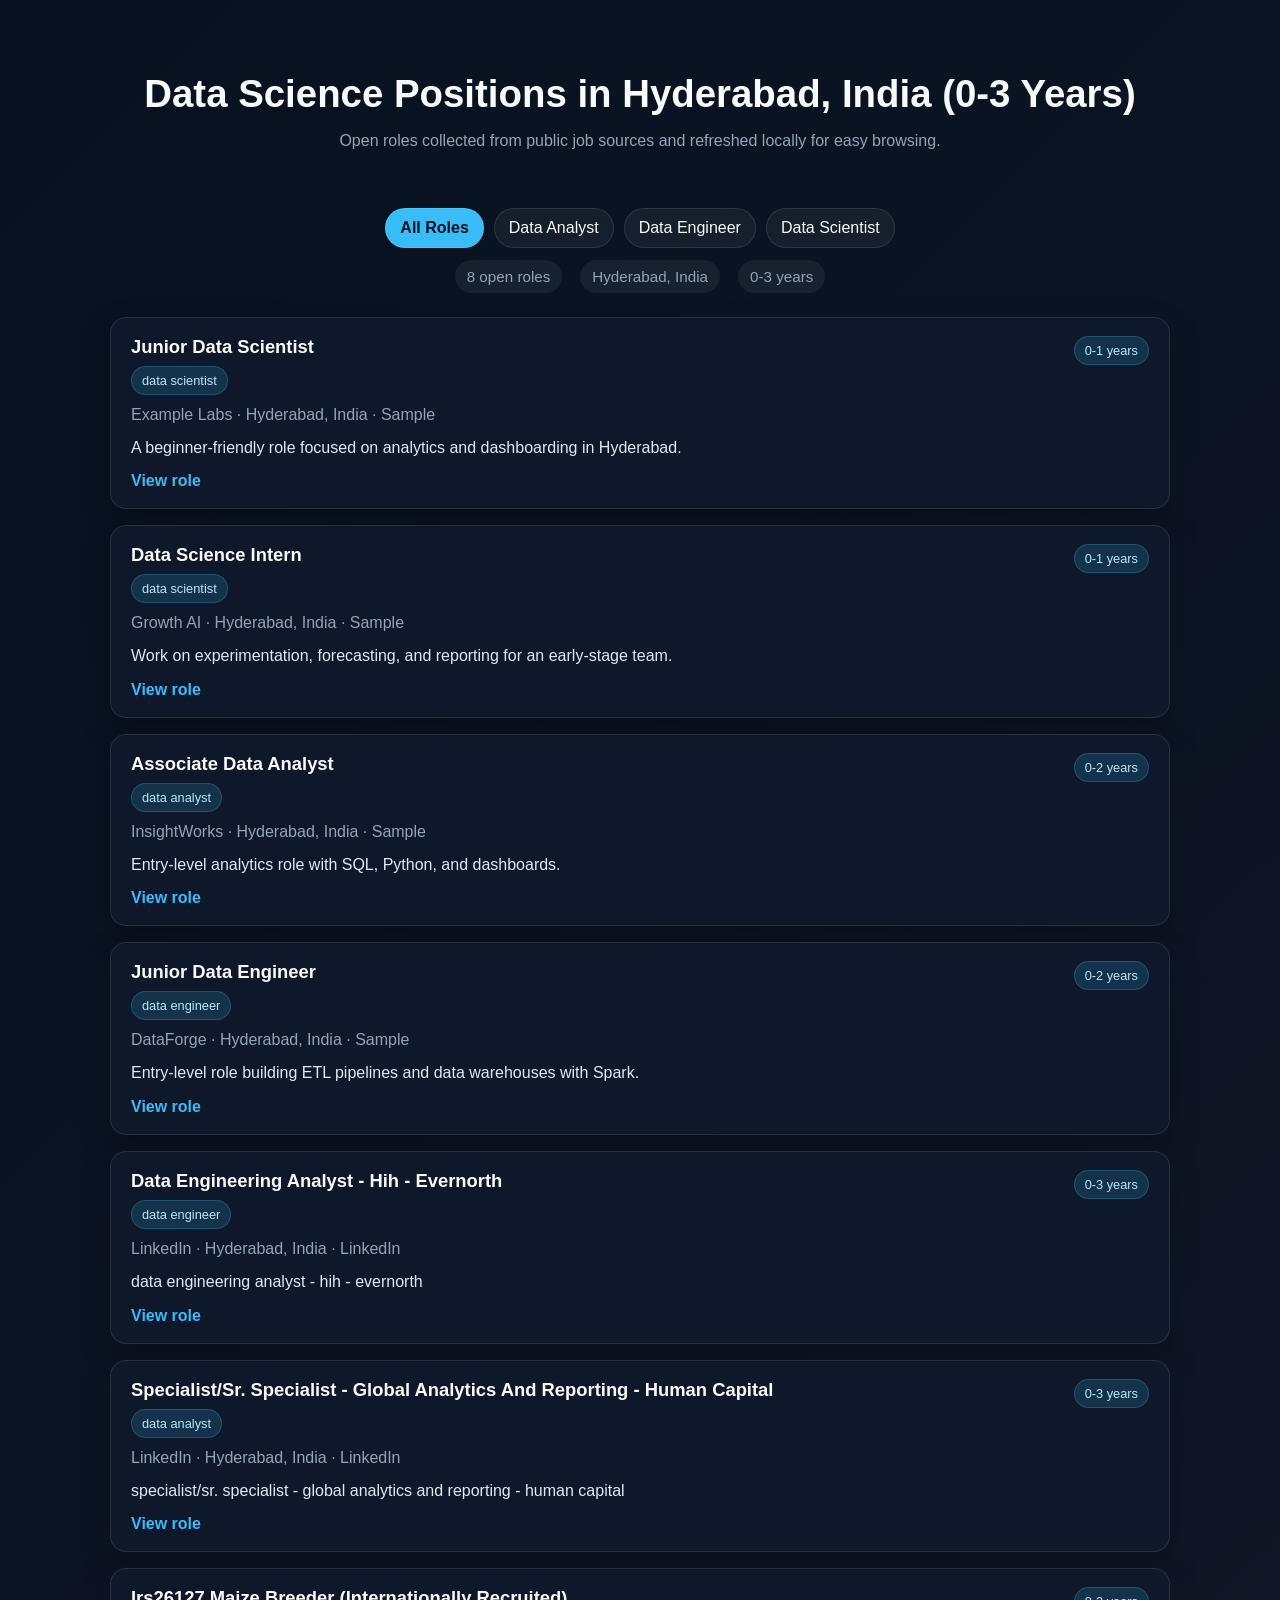
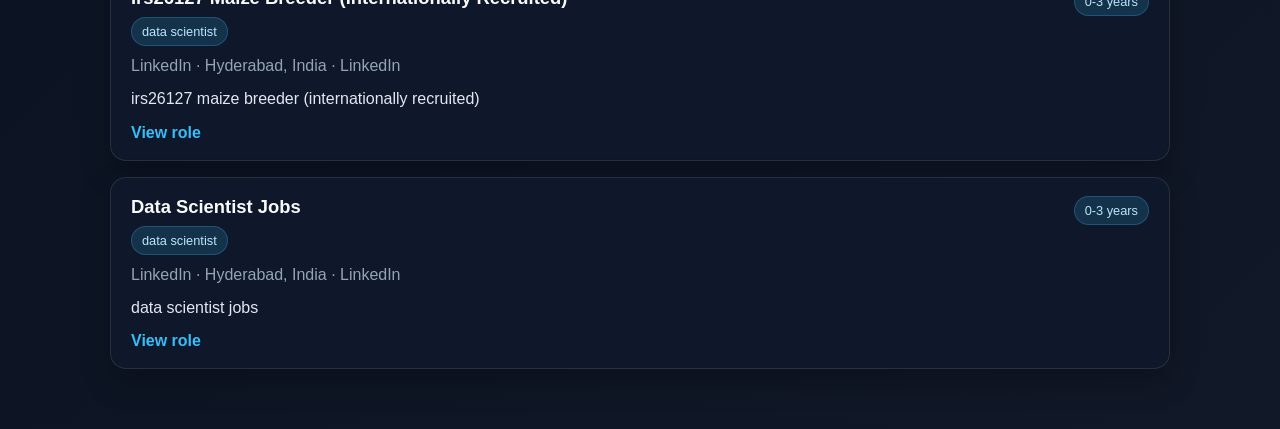
<file: index.html>
<!DOCTYPE html>
<html lang="en">
  <head>
    <meta charset="UTF-8" />
    <meta name="viewport" content="width=device-width, initial-scale=1.0" />
    <title>Data Science Jobs (0-3 Years)</title>
    <style>
      :root {
        color-scheme: dark;
        --bg: #07111f;
        --card: #0f172a;
        --text: #f8fafc;
        --muted: #94a3b8;
        --accent: #38bdf8;
        --accent-2: #22c55e;
        --border: rgba(255, 255, 255, 0.1);
      }

      * { box-sizing: border-box; }
      body {
        margin: 0;
        font-family: Arial, Helvetica, sans-serif;
        background: linear-gradient(135deg, var(--bg), #111827);
        color: var(--text);
      }
      .container {
        max-width: 1100px;
        margin: 0 auto;
        padding: 24px 20px 60px;
      }
      .hero {
        text-align: center;
        padding: 48px 0 26px;
      }
      .hero h1 { font-size: clamp(1.8rem, 3vw, 2.8rem); margin: 0 0 12px; }
      .hero p { color: var(--muted); max-width: 760px; margin: 0 auto; line-height: 1.6; }
      .tabs {
        display: flex;
        flex-wrap: wrap;
        justify-content: center;
        gap: 10px;
        margin: 28px 0 12px;
      }
      .tab {
        border: 1px solid var(--border);
        background: rgba(255,255,255,0.05);
        color: var(--text);
        padding: 10px 14px;
        border-radius: 999px;
        cursor: pointer;
        text-decoration: none;
      }
      .tab.active {
        background: var(--accent);
        color: #07111f;
        font-weight: 700;
      }
      .stats {
        display: flex;
        flex-wrap: wrap;
        justify-content: center;
        gap: 18px;
        margin: 10px 0 24px;
        color: var(--muted);
        font-size: 0.95rem;
      }
      .stats span { background: rgba(255,255,255,0.06); padding: 8px 12px; border-radius: 999px; }
      .jobs {
        display: grid;
        gap: 16px;
      }
      .job {
        background: var(--card);
        border: 1px solid var(--border);
        border-radius: 16px;
        padding: 18px 20px;
        box-shadow: 0 12px 30px rgba(0,0,0,0.25);
      }
      .job-head { display: flex; justify-content: space-between; align-items: start; gap: 12px; }
      .job h3 { margin: 0 0 8px; font-size: 1.15rem; }
      .pill {
        display: inline-block;
        padding: 6px 10px;
        border-radius: 999px;
        font-size: 0.8rem;
        background: rgba(56,189,248,0.16);
        color: #bae6fd;
        border: 1px solid rgba(56,189,248,0.25);
        white-space: nowrap;
      }
      .meta { color: var(--muted); margin: 8px 0; line-height: 1.5; }
      .desc { color: #e2e8f0; line-height: 1.6; margin: 8px 0 12px; }
      .job a { color: var(--accent); text-decoration: none; font-weight: 600; }
      .empty { text-align: center; color: var(--muted); padding: 24px; border: 1px dashed var(--border); border-radius: 16px; }
      @media (max-width: 700px) {
        .job-head { flex-direction: column; }
      }
    </style>
  </head>
  <body>
    <main class="container">
      <section class="hero">
        <h1>Data Science Positions in Hyderabad, India (0-3 Years)</h1>
        <p>Open roles collected from public job sources and refreshed locally for easy browsing.</p>
      </section>

      <nav class="tabs" aria-label="Role tabs">
        <a class="tab active" href="./?role=all">All Roles</a>
        <a class="tab" href="./?role=data-analyst">Data Analyst</a>
        <a class="tab" href="./?role=data-engineer">Data Engineer</a>
        <a class="tab" href="./?role=data-scientist">Data Scientist</a>
      </nav>

      <div class="stats">
        <span id="count">0 open roles</span>
        <span>Hyderabad, India</span>
        <span>0-3 years</span>
      </div>

      <section id="jobs" class="jobs"></section>
    </main>

    <script id="jobs-data" type="application/json">
      [
        {
          "title": "Junior Data Scientist",
          "company": "Example Labs",
          "location": "Hyderabad, India",
          "description": "A beginner-friendly role focused on analytics and dashboarding in Hyderabad.",
          "experience": "0-1 years",
          "url": "https://www.google.com/search?q=Data+Scientist+jobs+Hyderabad+India",
          "source": "Sample",
          "role": "data-scientist",
          "posted_at": "2026-06-25T10:20:37.808354+00:00"
        },
        {
          "title": "Data Science Intern",
          "company": "Growth AI",
          "location": "Hyderabad, India",
          "description": "Work on experimentation, forecasting, and reporting for an early-stage team.",
          "experience": "0-1 years",
          "url": "https://www.google.com/search?q=Data+Scientist+jobs+Hyderabad+India",
          "source": "Sample",
          "role": "data-scientist",
          "posted_at": "2026-06-25T10:20:37.808354+00:00"
        },
        {
          "title": "Associate Data Analyst",
          "company": "InsightWorks",
          "location": "Hyderabad, India",
          "description": "Entry-level analytics role with SQL, Python, and dashboards.",
          "experience": "0-2 years",
          "url": "https://www.google.com/search?q=Data+Analyst+jobs+Hyderabad+India",
          "source": "Sample",
          "role": "data-analyst",
          "posted_at": "2026-06-25T10:20:37.808354+00:00"
        },
        {
          "title": "Junior Data Engineer",
          "company": "DataForge",
          "location": "Hyderabad, India",
          "description": "Entry-level role building ETL pipelines and data warehouses with Spark.",
          "experience": "0-2 years",
          "url": "https://www.google.com/search?q=Data+Engineer+jobs+Hyderabad+India",
          "source": "Sample",
          "role": "data-engineer",
          "posted_at": "2026-06-25T10:20:37.808354+00:00"
        },
        {
          "title": "Data Engineering Analyst - Hih - Evernorth",
          "company": "LinkedIn",
          "location": "Hyderabad, India",
          "description": "data engineering analyst - hih - evernorth",
          "experience": "0-3 years",
          "url": "https://in.linkedin.com/jobs/view/data-engineering-analyst-hih-evernorth-at-evernorth-health-services-4421933288?position=1&pageNum=0&refId=WqlKJ0VuIoZnj2Tn18h04Q%3D%3D&trackingId=Whr7zINFIZd8KVsqaOXNog%3D%3D",
          "source": "LinkedIn",
          "role": "data-engineer",
          "posted_at": "2026-06-25T10:20:37.170860+00:00"
        },
        {
          "title": "Specialist/Sr. Specialist - Global Analytics And Reporting - Human Capital",
          "company": "LinkedIn",
          "location": "Hyderabad, India",
          "description": "specialist/sr. specialist - global analytics and reporting - human capital",
          "experience": "0-3 years",
          "url": "https://in.linkedin.com/jobs/view/specialist-sr-specialist-global-analytics-and-reporting-human-capital-at-d-e-shaw-india-private-limited-4421872436?position=3&pageNum=0&refId=WqlKJ0VuIoZnj2Tn18h04Q%3D%3D&trackingId=QXsWZ2Do9pVR42MZdOF%2Bqw%3D%3D",
          "source": "LinkedIn",
          "role": "data-analyst",
          "posted_at": "2026-06-25T10:20:37.170860+00:00"
        },
        {
          "title": "Irs26127 Maize Breeder (Internationally Recruited)",
          "company": "LinkedIn",
          "location": "Hyderabad, India",
          "description": "irs26127 maize breeder (internationally recruited)",
          "experience": "0-3 years",
          "url": "https://in.linkedin.com/jobs/view/irs26127-maize-breeder-internationally-recruited-at-cimmyt-4427584365?position=7&pageNum=0&refId=WqlKJ0VuIoZnj2Tn18h04Q%3D%3D&trackingId=J8oJsfmhDMgP4Qe%2FzKijIg%3D%3D",
          "source": "LinkedIn",
          "role": "data-scientist",
          "posted_at": "2026-06-25T10:20:37.170860+00:00"
        },
        {
          "title": "Data Scientist Jobs",
          "company": "LinkedIn",
          "location": "Hyderabad, India",
          "description": "data scientist jobs",
          "experience": "0-3 years",
          "url": "https://www.linkedin.com/jobs/data-scientist-jobs?trk=public_jobs_similar-title",
          "source": "LinkedIn",
          "role": "data-scientist",
          "posted_at": "2026-06-25T10:20:37.170860+00:00"
        }
      ]
    </script>
    <script>
      const jobs = JSON.parse(document.getElementById('jobs-data').textContent);
      const roleParam = new URLSearchParams(window.location.search).get('role') || 'all';
      document.querySelectorAll('.tab').forEach((tab) => {
        const tabRole = tab.getAttribute('href').split('role=')[1] || 'all';
        if (tabRole === roleParam) {
          tab.classList.add('active');
        } else {
          tab.classList.remove('active');
        }
      });

      function loadJobs() {
        const jobsEl = document.getElementById('jobs');
        const filtered = jobs.filter((job) => {
          if (roleParam === 'all') return true;
          return (job.role || '').toLowerCase() === roleParam;
        });

        document.getElementById('count').textContent = `${filtered.length} open role${filtered.length === 1 ? '' : 's'}`;

        if (!filtered.length) {
          jobsEl.innerHTML = '<div class="empty">No jobs match this role right now.</div>';
          return;
        }

        jobsEl.innerHTML = filtered.map((job) => `
          <article class="job">
            <div class="job-head">
              <div>
                <h3>${job.title}</h3>
                <div class="pill">${(job.role || 'data-role').replace(/-/g, ' ')}</div>
              </div>
              <div class="pill">${job.experience || '0-3 years'}</div>
            </div>
            <div class="meta">${job.company} · ${job.location} · ${job.source}</div>
            <p class="desc">${job.description || 'No description provided.'}</p>
            <a href="${job.url}" target="_blank" rel="noreferrer">View role</a>
          </article>
        `).join('');
      }

      loadJobs();
    </script>
  </body>
</html>
</file>
